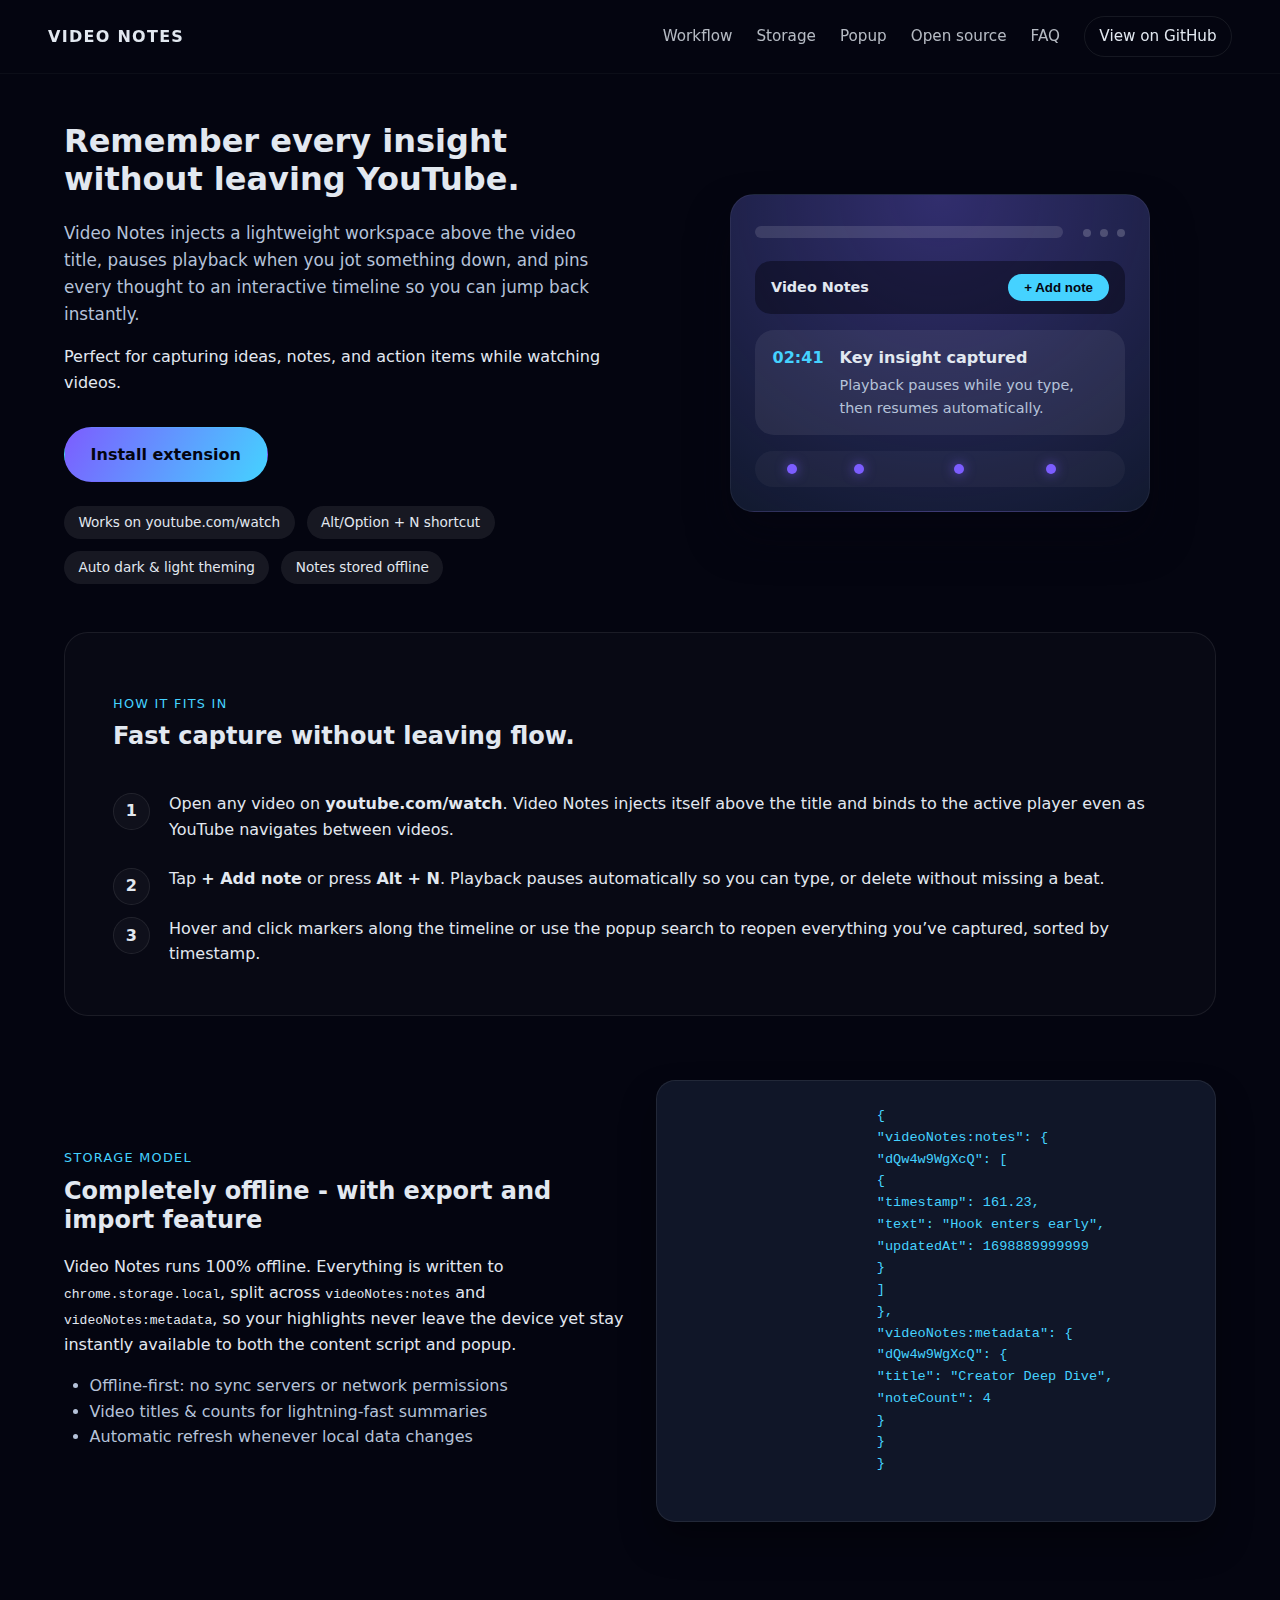
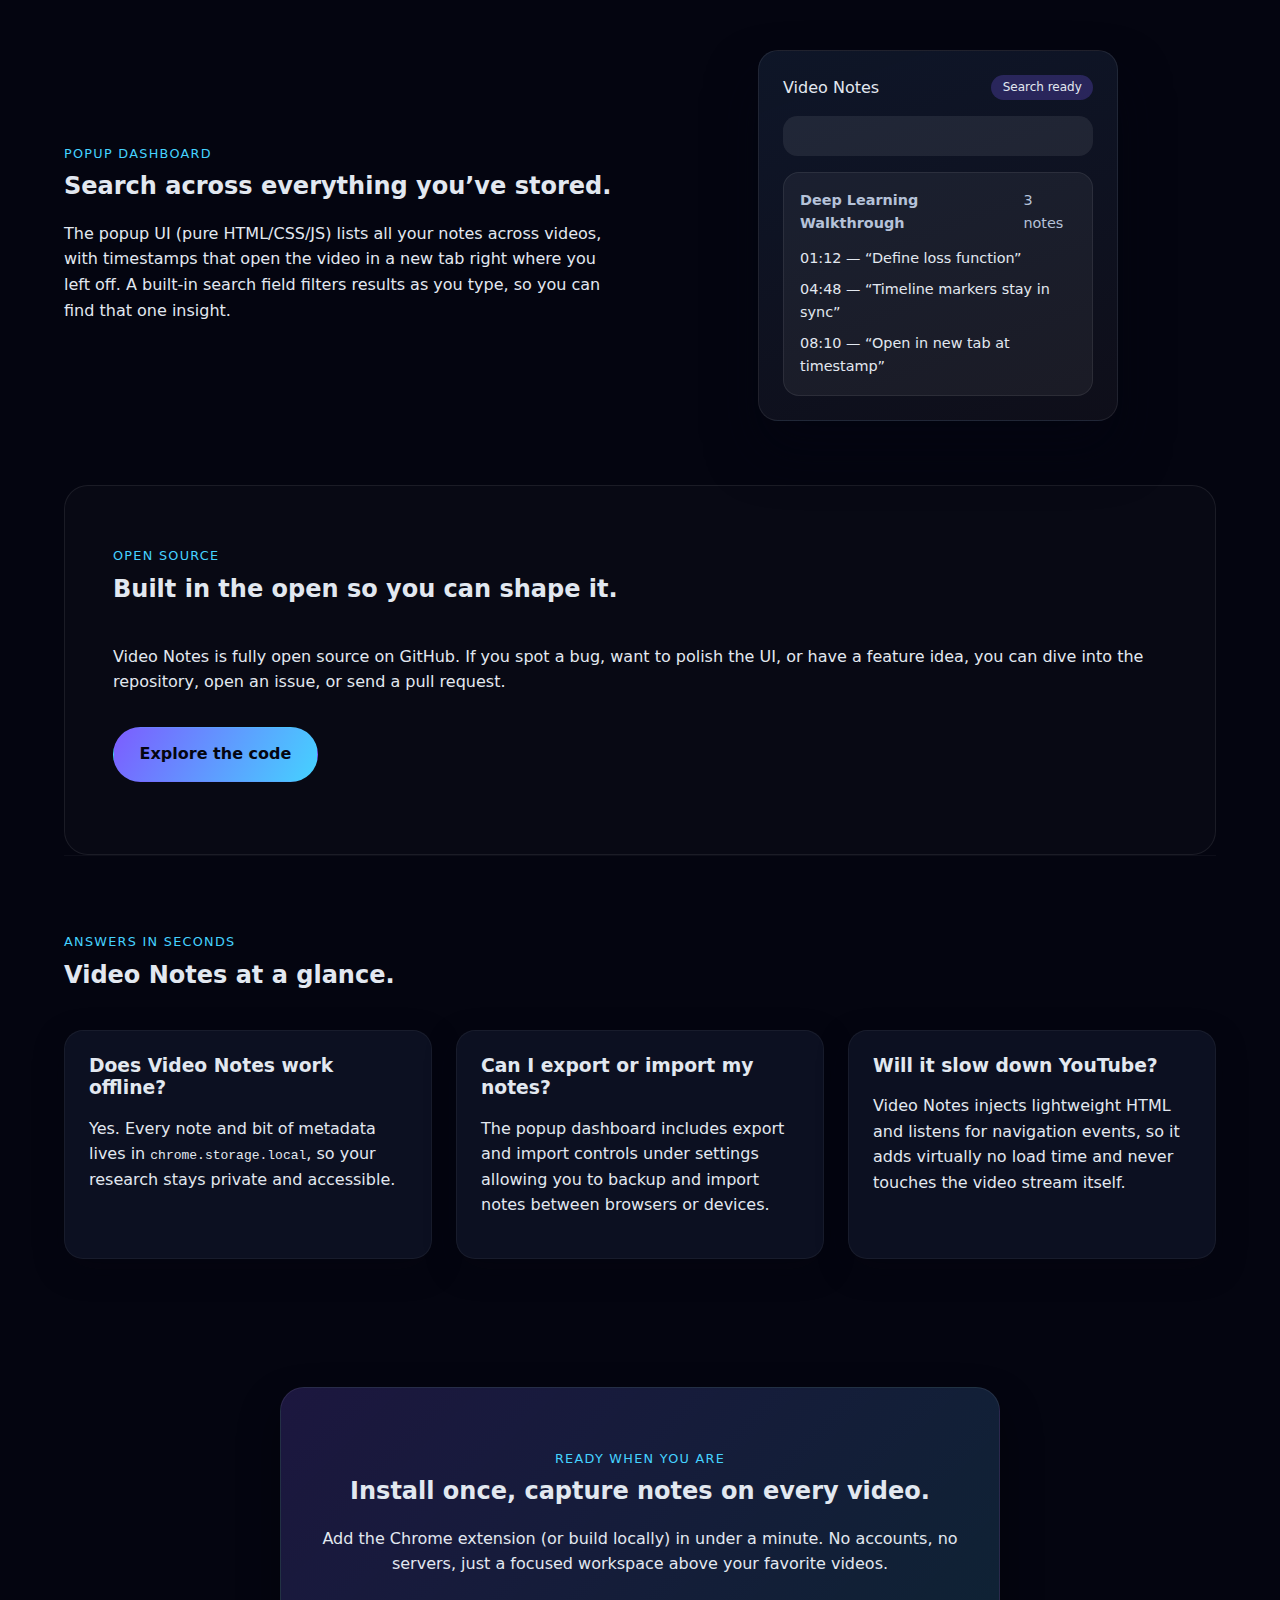
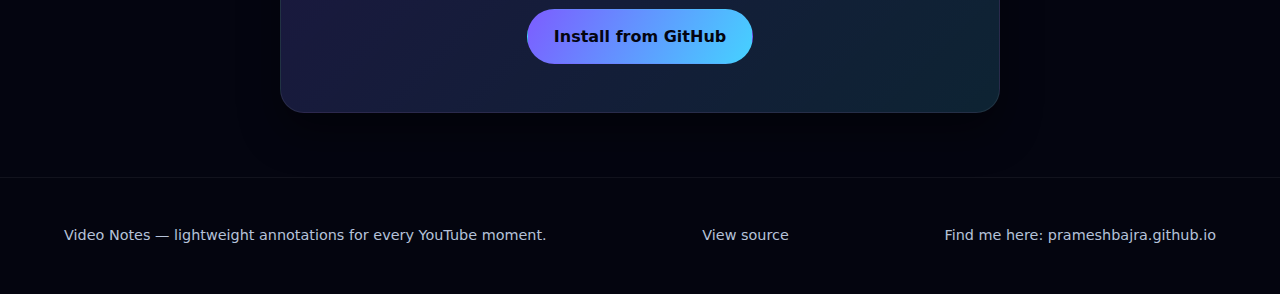
<file: landing/index.html>
<!DOCTYPE html>
<html lang="en">

    <head>
        <meta charset="UTF-8" />
        <meta name="viewport" content="width=device-width, initial-scale=1.0" />
        <title>Video Notes for YouTube</title>
        <meta name="description"
            content="Video Notes is a Chrome extension that captures timestamped ideas right on YouTube. Learn how the inline workspace, timeline, and popup dashboard keep every insight within reach." />
        <meta name="keywords" content="YouTube notes, timestamped notes, Chrome extension, productivity, inline workspace" />
        <meta name="author" content="Video Notes" />
        <meta name="robots" content="index, follow" />
        <link rel="canonical" href="https://prameshbajra.github.io/video-notes/landing/" />
        <meta property="og:title" content="Video Notes for YouTube" />
        <meta property="og:description"
            content="Capture timestamped ideas without leaving YouTube. Pause playback, jot notes inline, and reopen every insight from a searchable popup." />
        <meta property="og:type" content="website" />
        <meta property="og:url" content="https://prameshbajra.github.io/video-notes/landing/" />
        <meta property="og:site_name" content="Video Notes" />
        <meta property="og:locale" content="en_US" />
        <meta property="og:image" content="https://prameshbajra.github.io/video-notes/landing/social-preview.svg" />
        <meta property="og:image:width" content="1200" />
        <meta property="og:image:height" content="630" />
        <meta property="og:image:alt" content="Video Notes interface layered on top of YouTube" />
        <meta property="og:image:type" content="image/svg+xml" />
        <meta name="twitter:card" content="summary_large_image" />
        <meta name="twitter:title" content="Video Notes for YouTube" />
        <meta name="twitter:description" content="Take timestamped notes inside YouTube, organize everything offline, and search from a popup dashboard." />
        <meta name="twitter:image" content="https://prameshbajra.github.io/video-notes/landing/social-preview.svg" />
        <meta name="twitter:image:alt" content="Video Notes inline workspace preview over a mock YouTube player" />
        <meta name="theme-color" content="#040714" />
        <link rel="stylesheet" href="index.css" />
        <script type="application/ld+json">
      {
        "@context": "https://schema.org",
        "@type": "SoftwareApplication",
        "name": "Video Notes for YouTube",
        "operatingSystem": "Chrome, Edge, Brave",
        "applicationCategory": "ProductivityApplication",
        "description": "Video Notes injects an inline workspace on YouTube so you can capture timestamped thoughts, pause playback while typing, and revisit everything from a searchable popup.",
        "image": "https://prameshbajra.github.io/video-notes/landing/social-preview.svg",
        "url": "https://prameshbajra.github.io/video-notes/landing/",
        "creator": {
          "@type": "Organization",
          "name": "Video Notes"
        },
        "offers": {
          "@type": "Offer",
          "price": "0",
          "priceCurrency": "USD"
        }
      }
    </script>
    </head>

    <body>
        <div class="background-glow" aria-hidden="true"></div>
        <header class="hero" id="home">
            <nav class="site-nav" data-nav aria-label="Primary navigation">
                <a class="logo" href="#home">Video Notes</a>
                <button class="nav-toggle" type="button" aria-label="Toggle navigation" aria-expanded="false" data-nav-toggle>
                    <span></span>
                    <span></span>
                </button>
                <div class="nav-links" id="primary-nav">
                    <a href="#workflow">Workflow</a>
                    <a href="#storage">Storage</a>
                    <a href="#popup">Popup</a>
                    <a href="#open-source">Open source</a>
                    <a href="#faq">FAQ</a>
                    <a class="cta-link" href="https://github.com/prameshbajra/yt-notes" rel="noreferrer noopener">
                        View on GitHub
                    </a>
                </div>
            </nav>
            <div class="hero-inner container">
                <div class="hero-copy">
                    <h1>Remember every insight without leaving YouTube.</h1>
                    <p class="lead">
                        Video Notes injects a lightweight workspace above the video title,
                        pauses playback when you jot something down, and pins every thought
                        to an interactive timeline so you can jump back instantly.
                    </p>
                    <p>
                        Perfect for capturing ideas, notes, and action items while watching
                        videos.
                    </p>
                    <div class="hero-actions">
                        <a class="button primary" href="#download">Install extension</a>
                    </div>
                    <div class="hero-badges">
                        <span class="chip">Works on youtube.com/watch</span>
                        <span class="chip">Alt/Option + N shortcut</span>
                        <span class="chip">Auto dark & light theming</span>
                        <span class="chip">Notes stored offline </span>
                    </div>
                </div>
                <div class="hero-media" aria-hidden="true">
                    <div class="mock-player">
                        <div class="mock-header">
                            <div class="mock-title-bar"></div>
                            <div class="mock-controls">
                                <span></span>
                                <span></span>
                                <span></span>
                            </div>
                        </div>
                        <div class="mock-toolbar">
                            <div class="mock-logo">Video Notes</div>
                            <button class="mock-button">+ Add note</button>
                        </div>
                        <div class="mock-note">
                            <div class="mock-note-time">02:41</div>
                            <div>
                                <p class="mock-note-title">Key insight captured</p>
                                <p class="mock-note-text">
                                    Playback pauses while you type, then resumes automatically.
                                </p>
                            </div>
                        </div>
                        <div class="mock-track">
                            <span style="left: 10%"></span>
                            <span style="left: 28%"></span>
                            <span style="left: 55%"></span>
                            <span style="left: 80%"></span>
                        </div>
                    </div>
                </div>
            </div>
        </header>

        <main class="container">
            <section id="workflow" class="section highlight">
                <div class="section-heading">
                    <p class="eyebrow">How it fits in</p>
                    <h2>Fast capture without leaving flow.</h2>
                </div>
                <ol class="workflow-steps">
                    <li>
                        Open any video on <strong>youtube.com/watch</strong>. Video Notes
                        injects itself above the title and binds to the active player even
                        as YouTube navigates between videos.
                    </li>
                    <li>
                        Tap <strong>+ Add note</strong> or press <strong>Alt + N</strong>.
                        Playback pauses automatically so you can type, or delete
                        without missing a beat.
                    </li>
                    <li>
                        Hover and click markers along the timeline or use the popup search
                        to reopen everything you’ve captured, sorted by timestamp.
                    </li>
                </ol>
            </section>

            <section id="storage" class="section split">
                <div class="split-copy">
                    <p class="eyebrow">Storage model</p>
                    <h2>Completely offline - with export and import feature</h2>
                    <p>
                        Video Notes runs 100% offline. Everything is written to
                        <code>chrome.storage.local</code>, split across
                        <code>videoNotes:notes</code> and <code>videoNotes:metadata</code>,
                        so your highlights never leave the device yet stay instantly
                        available to both the content script and popup.
                    </p>
                    <ul class="checklist">
                        <li>Offline-first: no sync servers or network permissions</li>
                        <li>Video titles & counts for lightning-fast summaries</li>
                        <li>Automatic refresh whenever local data changes</li>
                    </ul>
                </div>
                <div class="split-panel" aria-hidden="true">
                    <pre class="code-block">
                        {
                        "videoNotes:notes": {
                        "dQw4w9WgXcQ": [
                        {
                        "timestamp": 161.23,
                        "text": "Hook enters early",
                        "updatedAt": 1698889999999
                        }
                        ]
                        },
                        "videoNotes:metadata": {
                        "dQw4w9WgXcQ": {
                        "title": "Creator Deep Dive",
                        "noteCount": 4
                        }
                        }
                        }
                    </pre>
                </div>
            </section>

            <section id="popup" class="section panel">
                <div class="panel-copy">
                    <p class="eyebrow">Popup dashboard</p>
                    <h2>Search across everything you’ve stored.</h2>
                    <p>
                        The popup UI (pure HTML/CSS/JS) lists all your notes across videos, with timestamps
                        that open the video in a new tab right where you left off. A built-in search
                        field filters results as you type, so you can find that one insight.
                    </p>
                </div>
                <div class="panel-visual" aria-hidden="true">
                    <div class="popup-mock">
                        <div class="popup-header">
                            <div>Video Notes</div>
                            <div class="popup-pill">Search ready</div>
                        </div>
                        <div class="popup-search"></div>
                        <div class="popup-card">
                            <div class="popup-title">
                                <strong>Deep Learning Walkthrough</strong>
                                <span>3 notes</span>
                            </div>
                            <ul>
                                <li>
                                    01:12 &mdash; “Define loss function”
                                </li>
                                <li>
                                    04:48 &mdash; “Timeline markers stay in sync”
                                </li>
                                <li>
                                    08:10 &mdash; “Open in new tab at timestamp”
                                </li>
                            </ul>
                        </div>
                    </div>
                </div>
            </section>

            <section id="open-source" class="section highlight">
                <div class="section-heading">
                    <p class="eyebrow">Open source</p>
                    <h2>Built in the open so you can shape it.</h2>
                </div>
                <p>
                    Video Notes is fully open source on GitHub. If you spot a bug, want to polish
                    the UI, or have a feature idea, you can dive into the repository, open an issue,
                    or send a pull request.
                </p>
                <div class="hero-actions">
                    <a class="button primary" href="https://github.com/prameshbajra/yt-notes" rel="noreferrer noopener">
                        Explore the code
                    </a>
                </div>
            </section>

            <section id="faq" class="section faq-section">
                <div class="section-heading">
                    <p class="eyebrow">Answers in seconds</p>
                    <h2>Video Notes at a glance.</h2>
                </div>
                <div class="faq-grid">
                    <article class="faq-item">
                        <h3>Does Video Notes work offline?</h3>
                        <p>
                            Yes. Every note and bit of metadata lives in
                            <code>chrome.storage.local</code>, so your research stays private
                            and accessible.
                        </p>
                    </article>
                    <article class="faq-item">
                        <h3>Can I export or import my notes?</h3>
                        <p>
                            The popup dashboard includes export and import controls under settings allowing you to backup and import notes between browsers or devices.
                        </p>
                    </article>
                    <article class="faq-item">
                        <h3>Will it slow down YouTube?</h3>
                        <p>
                            Video Notes injects lightweight HTML and listens for navigation
                            events, so it adds virtually no load time and never touches the
                            video stream itself.
                        </p>
                    </article>
                </div>
            </section>

            <section id="download" class="section cta-section">
                <div class="cta-card">
                    <p class="eyebrow">Ready when you are</p>
                    <h2>Install once, capture notes on every video.</h2>
                    <p>
                        Add the Chrome extension (or build locally) in under a minute. No
                        accounts, no servers, just a focused workspace above your favorite
                        videos.
                    </p>
                    <div class="cta-actions">
                        <a class="button primary" href="https://github.com/prameshbajra/yt-notes#install" rel="noreferrer noopener">
                            Install from GitHub
                        </a>
                    </div>
                </div>
            </section>
        </main>

        <footer class="site-footer">
            <div class="container footer-content">
                <p>Video Notes &mdash; lightweight annotations for every YouTube moment.</p>
                <a href="https://github.com/prameshbajra/yt-notes" rel="noreferrer noopener">
                    View source
                </a>
                <a href="https://prameshbajra.github.io" rel="noreferrer noopener">
                    Find me here: prameshbajra.github.io
                </a>
            </div>
        </footer>
        <script type="application/ld+json">
      {
        "@context": "https://schema.org",
        "@type": "FAQPage",
        "mainEntity": [
          {
            "@type": "Question",
            "name": "Does Video Notes work offline?",
            "acceptedAnswer": {
              "@type": "Answer",
              "text": "Yes. Video Notes stores every timestamped idea in chrome.storage.local so your research stays private and accessible even when YouTube is offline."
            }
          },
          {
            "@type": "Question",
            "name": "Can I export or import my notes?",
            "acceptedAnswer": {
              "@type": "Answer",
              "text": "The popup dashboard includes export and import controls under settings allowing you to backup and import notes between browsers or devices."
            }
          },
          {
            "@type": "Question",
            "name": "Will Video Notes slow down YouTube?",
            "acceptedAnswer": {
              "@type": "Answer",
              "text": "Video Notes injects lightweight HTML and listens for navigation events, so it adds virtually no load time and never touches the video stream itself."
            }
          }
        ]
      }
    </script>
        <script src="index.js" type="module"></script>
    </body>

</html>
</file>
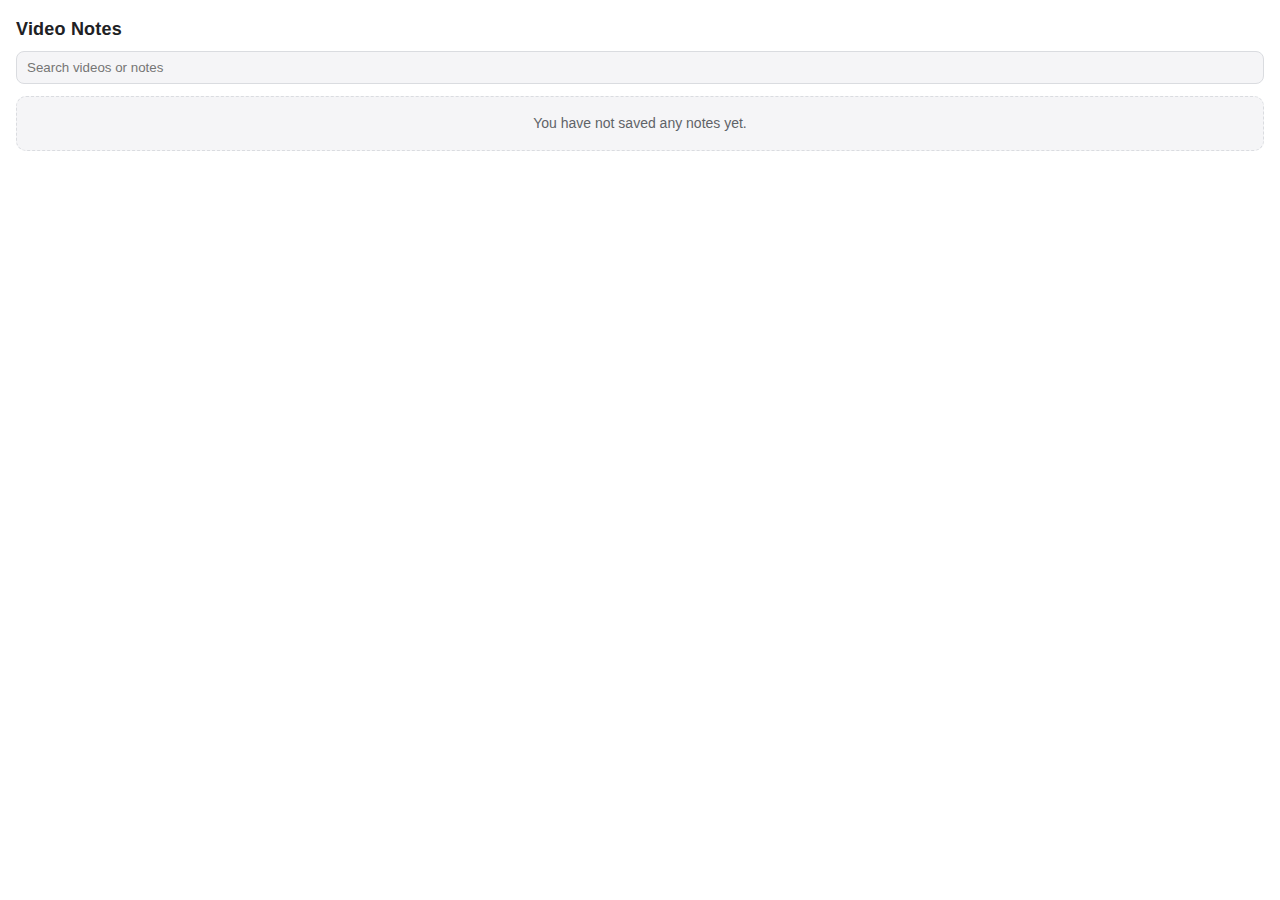
<file: popup/popup.html>
<!DOCTYPE html>
<html lang="en">
    <head>
        <meta charset="utf-8" />
        <meta name="viewport" content="width=device-width, initial-scale=1.0" />
        <title>Video Notes</title>
        <style>
            :root {
                color-scheme: light dark;
                --background: #ffffff;
                --surface: #f5f5f7;
                --foreground: #202124;
                --muted: #5f6368;
                --divider: #dadce0;
                --accent: #2563eb;
                --accent-muted: rgba(37, 99, 235, 0.14);
                --shadow: 0 6px 24px rgba(0, 0, 0, 0.08);
            }

            @media (prefers-color-scheme: dark) {
                :root {
                    --background: #121212;
                    --surface: #1f1f1f;
                    --foreground: #f1f3f4;
                    --muted: #9aa0a6;
                    --divider: rgba(241, 243, 244, 0.12);
                    --accent: #60a5fa;
                    --accent-muted: rgba(96, 165, 250, 0.14);
                    --shadow: 0 6px 24px rgba(0, 0, 0, 0.32);
                }
            }

            * {
                box-sizing: border-box;
            }

            body {
                margin: 0;
                font-family: -apple-system, BlinkMacSystemFont, 'Segoe UI', sans-serif;
                font-size: 14px;
                line-height: 1.5;
                color: var(--foreground);
                background-color: var(--background);
                min-width: 320px;
                min-height: 240px;
            }

            .app {
                display: flex;
                flex-direction: column;
                height: 100%;
                padding: 16px;
                gap: 12px;
            }

            .header {
                display: flex;
                flex-direction: column;
                gap: 8px;
            }

            .header__title {
                margin: 0;
                font-size: 18px;
                font-weight: 600;
                letter-spacing: 0.2px;
            }

            .header__search {
                width: 100%;
                padding: 8px 10px;
                border-radius: 8px;
                border: 1px solid var(--divider);
                background-color: var(--surface);
                color: inherit;
                transition: border-color 120ms ease, box-shadow 120ms ease;
            }

            .header__search:focus {
                outline: none;
                border-color: var(--accent);
                box-shadow: 0 0 0 2px var(--accent-muted);
            }

            .empty-state {
                padding: 16px;
                border-radius: 10px;
                background-color: var(--surface);
                color: var(--muted);
                text-align: center;
                border: 1px dashed var(--divider);
            }

            .video-list {
                list-style: none;
                margin: 0;
                padding: 0;
                display: flex;
                flex-direction: column;
                gap: 8px;
            }

            .video-item {
                border-radius: 12px;
                background-color: var(--surface);
                box-shadow: var(--shadow);
                overflow: hidden;
            }

            .video-item--expanded .video-header__chevron {
                transform: rotate(180deg);
            }

            .video-header {
                width: 100%;
                border: none;
                background: transparent;
                display: flex;
                align-items: center;
                justify-content: space-between;
                gap: 12px;
                padding: 12px 14px;
                cursor: pointer;
                font: inherit;
                color: inherit;
            }

            .video-header--static {
                cursor: default;
            }

            .video-header__title {
                flex: 1;
                text-align: left;
                font-weight: 600;
                overflow: hidden;
                text-overflow: ellipsis;
                white-space: nowrap;
            }

            .video-header__count {
                font-size: 12px;
                color: var(--muted);
            }

            .video-header__chevron {
                display: inline-flex;
                width: 16px;
                height: 16px;
                border-radius: 999px;
                align-items: center;
                justify-content: center;
                transition: transform 160ms ease;
            }

            .video-header__chevron::before {
                content: '';
                display: inline-block;
                width: 0;
                height: 0;
                border-left: 5px solid transparent;
                border-right: 5px solid transparent;
                border-top: 6px solid var(--muted);
            }

            .notes-list {
                list-style: none;
                margin: 0;
                padding: 0 0 12px;
                display: none;
            }

            .video-item--expanded .notes-list {
                display: flex;
                flex-direction: column;
                gap: 6px;
            }

            .note-item {
                padding: 0 12px;
            }

            .note-button {
                width: 100%;
                border: 1px solid rgba(0, 0, 0, 0.08);
                border-radius: 10px;
                padding: 10px 12px;
                display: flex;
                gap: 10px;
                align-items: center;
                text-align: left;
                font: inherit;
                background-color: rgba(0, 0, 0, 0.02);
                color: inherit;
                cursor: pointer;
                transition: border-color 120ms ease, background-color 120ms ease;
            }

            .note-button:hover,
            .note-button:focus {
                outline: none;
                border-color: var(--accent);
                background-color: var(--accent-muted);
            }

            .note-button__timestamp {
                min-width: 52px;
                font-variant-numeric: tabular-nums;
                font-weight: 600;
                color: var(--accent);
            }

            .note-button__text {
                flex: 1;
                overflow: hidden;
                text-overflow: ellipsis;
                display: -webkit-box;
                -webkit-line-clamp: 2;
                -webkit-box-orient: vertical;
            }

            @media (prefers-color-scheme: dark) {
                .note-button {
                    border-color: rgba(241, 243, 244, 0.08);
                    background-color: rgba(255, 255, 255, 0.02);
                }

                .note-button:hover,
                .note-button:focus {
                    border-color: var(--accent);
                    background-color: rgba(96, 165, 250, 0.1);
                }
            }
        </style>
    </head>
    <body>
        <div class="app">
            <header class="header">
                <h1 class="header__title">Video Notes</h1>
                <input
                    id="search-input"
                    class="header__search"
                    type="search"
                    placeholder="Search videos or notes"
                    autocomplete="off"
                />
            </header>
            <div id="empty-state" class="empty-state" hidden></div>
            <ul id="video-list" class="video-list"></ul>
        </div>
        <script type="module" src="popup.js"></script>
    </body>
</html>
</file>
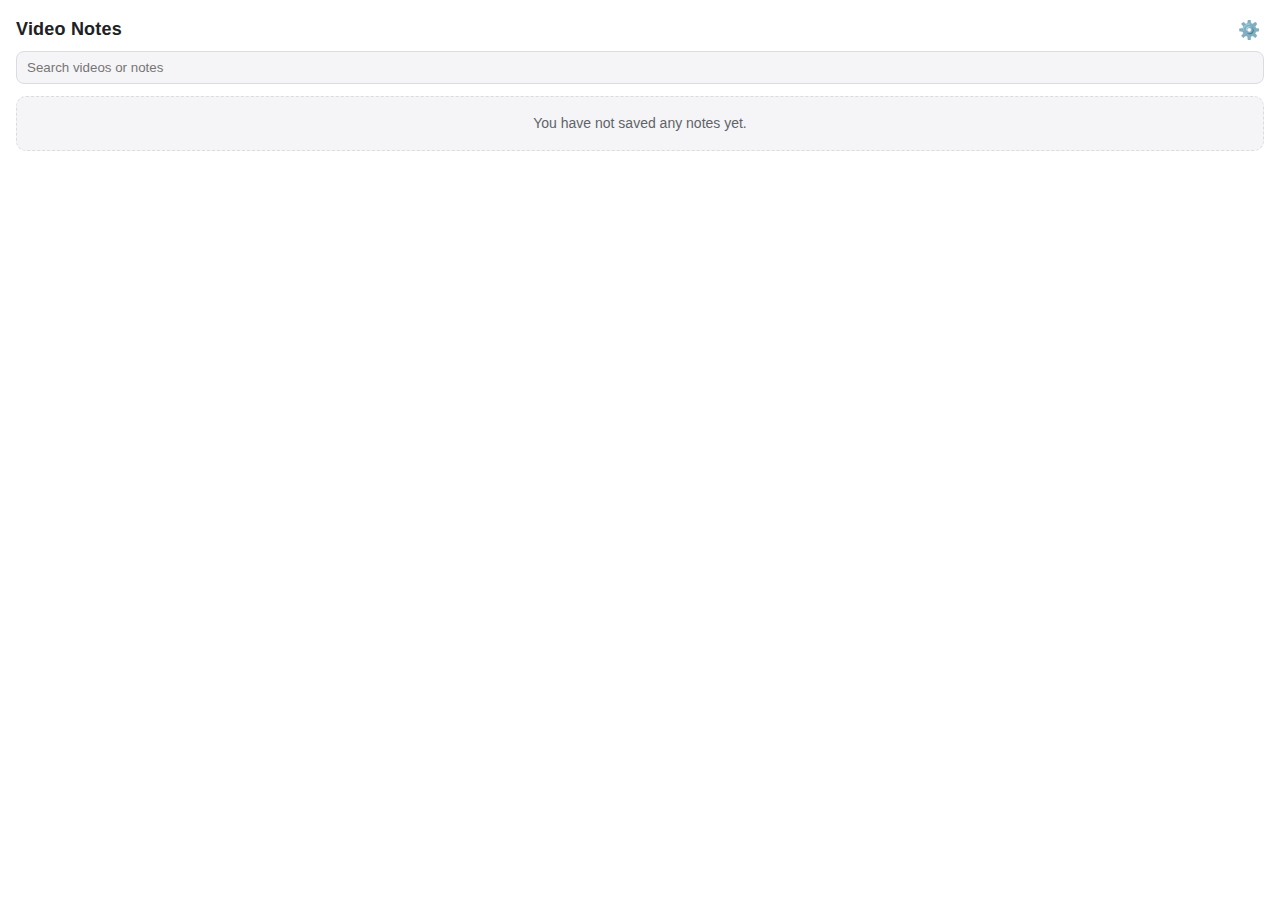
<file: extension/popup/popup.html>
<!DOCTYPE html>
<html lang="en">

    <head>
        <meta charset="utf-8" />
        <meta name="viewport" content="width=device-width, initial-scale=1.0" />
        <title>Video Notes</title>
        <link rel="stylesheet" href="popup.css" />
    </head>

    <body>
        <div class="app">
            <header class="header">
                <div class="header__row">
                    <h1 class="header__title">Video Notes</h1>
                    <button id="settings-button" class="icon-button" type="button" aria-label="Open settings">
                        <span aria-hidden="true">⚙️</span>
                    </button>
                </div>
                <input id="search-input" class="header__search" type="search" placeholder="Search videos or notes" autocomplete="off" />
            </header>
            <div id="notes-view" class="view view--active">
                <div id="empty-state" class="empty-state" hidden></div>
                <ul id="video-list" class="video-list"></ul>
            </div>
            <div id="settings-view" class="view">
                <button id="back-button" class="back-button" type="button">← Back</button>
                <div class="settings-content">
                    <h2 class="settings-content__title">Data backup</h2>
                    <p class="settings-content__description">
                        Export your saved notes as a JSON file or import a previous backup.
                    </p>
                    <div class="settings-actions">
                        <button id="export-button" class="settings-button" type="button">Export notes</button>
                        <button id="import-button" class="settings-button settings-button--secondary" type="button">
                            Import notes
                        </button>
                        <input id="import-input" type="file" accept="application/json" hidden />
                    </div>
                    <p id="settings-message" class="settings-message" role="status" aria-live="polite"></p>
                </div>
            </div>
        </div>
        <script type="module" src="popup.js"></script>
    </body>

</html>
</file>
<file: landing/index.css>
:root {
  color-scheme: dark;
  --page-bg: #040510;
  --surface: rgba(11, 18, 36, 0.9);
  --card: #11192f;
  --card-alt: #101628;
  --text: #e2e8f0;
  --text-muted: #b5c2d9;
  --primary: #7c5dff;
  --primary-accent: #b497ff;
  --accent: #45d2ff;
  --chip-bg: rgba(255, 255, 255, 0.08);
  --border: rgba(255, 255, 255, 0.08);
  --gradient: radial-gradient(circle at top, rgba(124, 93, 255, 0.4), transparent),
    radial-gradient(circle at 20% 20%, rgba(69, 210, 255, 0.3), transparent);
  font-family: "Inter", "SF Pro Display", "Segoe UI", system-ui, -apple-system,
    sans-serif;
}

html {
  scroll-behavior: smooth;
  background-color: var(--page-bg);
}

*,
*::before,
*::after {
  box-sizing: border-box;
}

body {
  margin: 0;
  min-height: 100vh;
  font-family: inherit;
  background-color: var(--page-bg);
  color: var(--text);
  line-height: 1.6;
  overflow-x: hidden;
}

img {
  max-width: 100%;
  display: block;
}

a {
  color: inherit;
  text-decoration: none;
}

.container {
  width: min(1200px, 90vw);
  margin: 0 auto;
}

.background-glow {
  position: fixed;
  inset: 0;
  background-image: var(--gradient);
  pointer-events: none;
  z-index: -2;
}

.hero {
  padding: 0;
  position: relative;
  overflow: hidden;
}

.site-nav {
  display: flex;
  align-items: center;
  justify-content: space-between;
  gap: 1rem;
  padding: 1rem clamp(1rem, 6vw, 3rem);
  position: sticky;
  top: 0;
  z-index: 10;
  backdrop-filter: blur(16px);
  background-color: rgba(4, 5, 16, 0.75);
  border-bottom: 1px solid rgba(255, 255, 255, 0.04);
  transition: background-color 0.3s ease;
}

.site-nav.is-scrolled {
  background-color: rgba(4, 5, 16, 0.92);
}

.logo {
  font-weight: 700;
  letter-spacing: 0.08em;
  text-transform: uppercase;
}

.nav-links {
  display: flex;
  align-items: center;
  gap: 1.5rem;
  font-size: 0.95rem;
}

.nav-links a {
  opacity: 0.8;
  transition: opacity 0.2s ease;
}

.nav-links a:hover,
.nav-links a:focus {
  opacity: 1;
}

.nav-links .cta-link {
  padding: 0.45rem 0.9rem;
  border-radius: 999px;
  border: 1px solid var(--border);
  opacity: 1;
}

.nav-toggle {
  display: none;
  flex-direction: column;
  gap: 0.35rem;
  border: none;
  background: transparent;
  cursor: pointer;
}

.nav-toggle span {
  width: 1.75rem;
  height: 2px;
  background-color: var(--text);
  display: block;
  transition: transform 0.2s ease;
}

.hero-inner {
  display: grid;
  grid-template-columns: repeat(auto-fit, minmax(280px, 1fr));
  gap: 3rem;
  padding: 3rem 0;
}

.hero-copy .lead {
  color: var(--text-muted);
  font-size: 1.05rem;
}

.eyebrow {
  text-transform: uppercase;
  letter-spacing: 0.1em;
  font-size: 0.8rem;
  color: var(--accent);
  margin-bottom: 0.5rem;
}

h1,
h2,
h3 {
  line-height: 1.2;
  margin-top: 0;
}

.hero-actions {
  display: flex;
  flex-wrap: wrap;
  gap: 1rem;
  margin: 2rem 0 1.5rem;
}

.button {
  display: inline-flex;
  align-items: center;
  justify-content: center;
  padding: 0.85rem 1.6rem;
  border-radius: 999px;
  font-weight: 600;
  border: 1px solid transparent;
  transition: transform 0.2s ease, border-color 0.2s ease;
}

.button.primary {
  background: linear-gradient(120deg, var(--primary), var(--accent));
  color: #040510;
}

.button.secondary {
  border-color: var(--border);
}

.button:hover {
  transform: translateY(-2px);
}

.hero-badges {
  display: flex;
  flex-wrap: wrap;
  gap: 0.75rem;
}

.chip {
  padding: 0.35rem 0.9rem;
  border-radius: 999px;
  background-color: var(--chip-bg);
  font-size: 0.85rem;
}

.hero-media {
  display: flex;
  align-items: center;
  justify-content: center;
}

.mock-player {
  width: min(420px, 90vw);
  border-radius: 1.5rem;
  background: radial-gradient(circle at top, rgba(124, 93, 255, 0.3), transparent) var(--card);
  border: 1px solid rgba(255, 255, 255, 0.06);
  padding: 1.5rem;
  display: flex;
  flex-direction: column;
  gap: 1rem;
  box-shadow: 0 25px 40px rgba(5, 5, 16, 0.6);
}

.mock-header {
  display: flex;
  align-items: center;
  justify-content: space-between;
  gap: 1rem;
}

.mock-title-bar {
  height: 12px;
  flex: 1;
  background: rgba(255, 255, 255, 0.12);
  border-radius: 999px;
}

.mock-controls span {
  display: inline-flex;
  width: 8px;
  height: 8px;
  border-radius: 50%;
  margin-left: 4px;
  background: rgba(255, 255, 255, 0.2);
}

.mock-toolbar {
  display: flex;
  justify-content: space-between;
  align-items: center;
  background: rgba(5, 5, 16, 0.45);
  padding: 0.8rem 1rem;
  border-radius: 1rem;
}

.mock-logo {
  font-weight: 600;
  font-size: 0.9rem;
}

.mock-button {
  border: none;
  border-radius: 999px;
  background-color: var(--accent);
  color: #040510;
  font-weight: 600;
  padding: 0.4rem 1rem;
}

.mock-note {
  background: rgba(255, 255, 255, 0.07);
  border-radius: 1.2rem;
  padding: 0.9rem 1.1rem;
  display: flex;
  gap: 1rem;
}

.mock-note-time {
  font-weight: 700;
  color: var(--accent);
}

.mock-note-title {
  margin: 0 0 0.25rem;
  font-weight: 600;
}

.mock-note-text {
  margin: 0;
  color: var(--text-muted);
  font-size: 0.9rem;
}

.mock-track {
  position: relative;
  height: 36px;
  border-radius: 999px;
  background: rgba(255, 255, 255, 0.04);
}

.mock-track span {
  position: absolute;
  top: 50%;
  width: 10px;
  height: 10px;
  border-radius: 50%;
  transform: translate(-50%, -50%);
  background: var(--primary);
  box-shadow: 0 0 12px rgba(124, 93, 255, 0.7);
}

.section {
  padding: 4rem 0;
}

.section-heading {
  max-width: 720px;
  margin-bottom: 2.5rem;
}

.section.highlight {
  background: rgba(255, 255, 255, 0.02);
  border-radius: 1.5rem;
  border: 1px solid var(--border);
  padding: 3rem;
}

.faq-section {
  border-top: 1px solid rgba(255, 255, 255, 0.04);
}

.faq-grid {
  display: grid;
  grid-template-columns: repeat(auto-fit, minmax(240px, 1fr));
  gap: 1.5rem;
}

.faq-item {
  padding: 1.5rem;
  border-radius: 1.2rem;
  background: rgba(14, 19, 37, 0.85);
  border: 1px solid rgba(255, 255, 255, 0.05);
  box-shadow: 0 10px 30px rgba(4, 5, 16, 0.4);
}

.faq-item h3 {
  margin-bottom: 0.5rem;
}

.workflow-steps {
  counter-reset: steps;
  list-style: none;
  padding: 0;
  margin: 0;
  display: grid;
  gap: 1.5rem;
}

.workflow-steps li {
  counter-increment: steps;
  padding-left: 3.5rem;
  position: relative;
}

.workflow-steps li::before {
  content: counter(steps);
  position: absolute;
  left: 0;
  top: 0.1rem;
  width: 2.3rem;
  height: 2.3rem;
  border-radius: 50%;
  border: 1px solid var(--border);
  display: inline-flex;
  align-items: center;
  justify-content: center;
  background: rgba(255, 255, 255, 0.03);
  font-weight: 600;
}

.section.split {
  display: grid;
  grid-template-columns: repeat(auto-fit, minmax(280px, 1fr));
  gap: 2rem;
  align-items: center;
}

.split-panel {
  background: var(--card-alt);
  border-radius: 1.2rem;
  border: 1px solid var(--border);
  padding: 1.5rem;
  box-shadow: 0 20px 35px rgba(0, 0, 0, 0.35);
}

.code-block {
  margin: 0;
  font-family: "SFMono-Regular", Consolas, "Liberation Mono", monospace;
  font-size: 0.85rem;
  color: var(--accent);
  overflow-x: auto;
}

.checklist {
  padding-left: 1.6rem;
  color: var(--text-muted);
}

.panel {
  display: grid;
  grid-template-columns: repeat(auto-fit, minmax(280px, 1fr));
  gap: 2.5rem;
  align-items: center;
}

.panel-visual {
  display: flex;
  justify-content: center;
}

.popup-mock {
  width: min(360px, 90vw);
  border-radius: 1.25rem;
  padding: 1.5rem;
  background: linear-gradient(160deg, rgba(15, 23, 42, 0.95), rgba(16, 16, 27, 0.9));
  border: 1px solid var(--border);
  box-shadow: 0 30px 50px rgba(4, 5, 16, 0.6);
}

.popup-header {
  display: flex;
  justify-content: space-between;
  align-items: center;
  margin-bottom: 1rem;
}

.popup-pill {
  padding: 0.2rem 0.7rem;
  border-radius: 999px;
  background: rgba(124, 93, 255, 0.25);
  font-size: 0.75rem;
}

.popup-search {
  height: 40px;
  border-radius: 0.9rem;
  background: rgba(255, 255, 255, 0.08);
  margin-bottom: 1rem;
}

.popup-card {
  background: rgba(255, 255, 255, 0.05);
  border-radius: 1rem;
  padding: 1rem;
  border: 1px solid rgba(255, 255, 255, 0.08);
}

.popup-title {
  display: flex;
  justify-content: space-between;
  font-size: 0.9rem;
  margin-bottom: 0.75rem;
  color: var(--text-muted);
}

.popup-card ul {
  list-style: none;
  padding: 0;
  margin: 0;
  display: grid;
  gap: 0.5rem;
  font-size: 0.9rem;
}

.cta-section {
  display: flex;
  justify-content: center;
}

.cta-card {
  width: min(720px, 100%);
  text-align: center;
  background: linear-gradient(135deg, rgba(124, 93, 255, 0.2), rgba(69, 210, 255, 0.15));
  border-radius: 1.5rem;
  padding: 3rem 2rem;
  border: 1px solid rgba(255, 255, 255, 0.08);
  box-shadow: 0 20px 40px rgba(0, 0, 0, 0.4);
}

.cta-actions {
  margin-top: 2rem;
  display: flex;
  flex-wrap: wrap;
  justify-content: center;
  gap: 1rem;
}

.site-footer {
  padding: 2rem 0;
  border-top: 1px solid rgba(255, 255, 255, 0.06);
  background: rgba(4, 5, 16, 0.9);
}

.footer-content {
  display: flex;
  justify-content: space-between;
  align-items: center;
  flex-wrap: wrap;
  gap: 1rem;
  font-size: 0.9rem;
  color: var(--text-muted);
}

@media (max-width: 900px) {
  .site-nav {
    flex-wrap: wrap;
  }

  .nav-toggle {
    display: flex;
  }

  .nav-links {
    width: 100%;
    flex-direction: column;
    align-items: flex-start;
    display: none;
    padding-top: 0.5rem;
  }

  .site-nav[data-open="true"] .nav-links {
    display: flex;
  }
}

@media (max-width: 640px) {
  .section {
    padding: 3rem 0;
  }

  .section.highlight {
    padding: 2rem;
  }

  .workflow-steps li {
    padding-left: 3rem;
  }

  .hero-actions {
    flex-direction: column;
  }

  .install-actions {
    flex-direction: column;
  }
}

@media (prefers-reduced-motion: reduce) {
  *,
  *::before,
  *::after {
    animation-duration: 0.01ms !important;
    animation-iteration-count: 1 !important;
    transition-duration: 0.01ms !important;
    scroll-behavior: auto !important;
  }
}
</file>
<file: extension/popup/popup.css>
:root {
    color-scheme: light dark;
    --background: #ffffff;
    --surface: #f5f5f7;
    --foreground: #202124;
    --muted: #5f6368;
    --divider: #dadce0;
    --accent: #2563eb;
    --accent-muted: rgba(37, 99, 235, 0.14);
    --danger: #c43a3a;
    --danger-muted: rgba(196, 58, 58, 0.12);
    --danger-border: rgba(196, 58, 58, 0.32);
    --shadow: 0 6px 24px rgba(0, 0, 0, 0.08);
}

@media (prefers-color-scheme: dark) {
    :root {
        --background: #121212;
        --surface: #1f1f1f;
        --foreground: #f1f3f4;
        --muted: #9aa0a6;
        --divider: rgba(241, 243, 244, 0.12);
        --accent: #60a5fa;
        --accent-muted: rgba(96, 165, 250, 0.14);
        --danger: #f87171;
        --danger-muted: rgba(248, 113, 113, 0.18);
        --danger-border: rgba(248, 113, 113, 0.45);
        --shadow: 0 6px 24px rgba(0, 0, 0, 0.32);
    }
}

* {
    box-sizing: border-box;
}

body {
    margin: 0;
    font-family: -apple-system, BlinkMacSystemFont, 'Segoe UI', sans-serif;
    font-size: 14px;
    line-height: 1.5;
    color: var(--foreground);
    background-color: var(--background);
    min-width: 520px;
    min-height: 340px;
}

.app {
    display: flex;
    flex-direction: column;
    height: 100%;
    padding: 16px;
    gap: 12px;
}

.header {
    display: flex;
    flex-direction: column;
    gap: 8px;
}

.header__row {
    display: flex;
    align-items: center;
    justify-content: space-between;
    gap: 8px;
}

.header__title {
    margin: 0;
    font-size: 18px;
    font-weight: 600;
    letter-spacing: 0.2px;
}

.icon-button {
    border: none;
    background: transparent;
    color: inherit;
    font-size: 18px;
    cursor: pointer;
    padding: 4px;
    border-radius: 999px;
    line-height: 1;
    transition: background-color 120ms ease;
}

.icon-button:hover,
.icon-button:focus {
    outline: none;
    background-color: var(--accent-muted);
}

.header__search {
    width: 100%;
    padding: 8px 10px;
    border-radius: 8px;
    border: 1px solid var(--divider);
    background-color: var(--surface);
    color: inherit;
    transition: border-color 120ms ease, box-shadow 120ms ease;
}

.header__search:focus {
    outline: none;
    border-color: var(--accent);
    box-shadow: 0 0 0 2px var(--accent-muted);
}

.view {
    display: none;
    flex-direction: column;
    gap: 12px;
}

.view--active {
    display: flex;
}

.empty-state {
    padding: 16px;
    border-radius: 10px;
    background-color: var(--surface);
    color: var(--muted);
    text-align: center;
    border: 1px dashed var(--divider);
}

.video-list {
    list-style: none;
    margin: 0;
    padding: 0;
    display: flex;
    flex-direction: column;
    gap: 8px;
}

.back-button {
    align-self: flex-start;
    border: none;
    background-color: transparent;
    color: var(--accent);
    font-weight: 600;
    cursor: pointer;
    padding: 4px 0;
}

.back-button:hover,
.back-button:focus {
    outline: none;
    text-decoration: underline;
}

.settings-content {
    padding: 16px;
    border-radius: 10px;
    background-color: var(--surface);
    border: 1px solid var(--divider);
}

.settings-content__title {
    margin: 0 0 4px;
    font-size: 16px;
}

.settings-content__description {
    margin: 0 0 12px;
    color: var(--muted);
}

.settings-actions {
    display: flex;
    flex-wrap: wrap;
    gap: 8px;
}

.settings-button {
    border: none;
    border-radius: 8px;
    padding: 8px 12px;
    font: inherit;
    font-weight: 600;
    cursor: pointer;
    color: #ffffff;
    background-color: var(--accent);
    transition: opacity 120ms ease;
}

.settings-button:hover,
.settings-button:focus {
    outline: none;
    opacity: 0.9;
}

.settings-button--secondary {
    background-color: transparent;
    color: var(--accent);
    border: 1px solid var(--accent);
}

.settings-message {
    min-height: 1em;
    margin: 0;
    color: var(--muted);
}

.settings-message--success {
    color: #15803d;
}

.settings-message--error {
    color: #b91c1c;
}

.video-item {
    border-radius: 12px;
    background-color: var(--surface);
    box-shadow: var(--shadow);
    overflow: hidden;
}

.video-item--expanded .video-header__chevron {
    transform: rotate(180deg);
}

.video-header-row {
    display: flex;
    align-items: center;
    gap: 10px;
    padding: 2px 8px 0;
}

.video-header {
    flex: 1;
    min-width: 0;
    border: none;
    background: transparent;
    display: flex;
    align-items: center;
    justify-content: space-between;
    gap: 12px;
    padding: 12px 14px;
    cursor: pointer;
    font: inherit;
    color: inherit;
}

.video-header--static {
    cursor: default;
}

.video-header__title {
    flex: 1;
    text-align: left;
    font-weight: 600;
    overflow: hidden;
    text-overflow: ellipsis;
    white-space: nowrap;
}

.video-header__count {
    font-size: 12px;
    color: var(--muted);
}

.video-header__chevron {
    display: inline-flex;
    width: 16px;
    height: 16px;
    border-radius: 999px;
    align-items: center;
    justify-content: center;
    transition: transform 160ms ease;
}

.video-header__chevron::before {
    content: '';
    display: inline-block;
    width: 0;
    height: 0;
    border-left: 5px solid transparent;
    border-right: 5px solid transparent;
    border-top: 6px solid var(--muted);
}

.notes-list {
    list-style: none;
    margin: 0;
    padding: 0 6px 12px;
    display: none;
}

.video-item--expanded .notes-list {
    display: flex;
    flex-direction: column;
    gap: 6px;
}

.note-item {
    display: flex;
    align-items: center;
    gap: 8px;
}

.note-button {
    flex: 1;
    min-width: 0;
    border: 1px solid rgba(0, 0, 0, 0.08);
    border-radius: 10px;
    padding: 10px 12px;
    display: flex;
    gap: 10px;
    align-items: center;
    text-align: left;
    font: inherit;
    background-color: rgba(0, 0, 0, 0.02);
    color: inherit;
    cursor: pointer;
    transition: border-color 120ms ease, background-color 120ms ease;
}

.note-button:hover,
.note-button:focus {
    outline: none;
    border-color: var(--accent);
    background-color: var(--accent-muted);
}

.note-button__timestamp {
    min-width: 52px;
    font-variant-numeric: tabular-nums;
    font-weight: 600;
    color: var(--accent);
}

.note-button__text {
    flex: 1;
    overflow: hidden;
    text-overflow: ellipsis;
    display: -webkit-box;
    -webkit-line-clamp: 2;
    -webkit-box-orient: vertical;
}

.settings-row {
    display: flex;
    align-items: center;
    justify-content: space-between;
    gap: 12px;
}

.settings-label {
    display: flex;
    flex-direction: column;
    gap: 2px;
}

.settings-label__title {
    font-size: 14px;
    font-weight: 500;
}

.settings-label__description {
    font-size: 12px;
    color: var(--muted);
}

.toggle-switch {
    position: relative;
    display: inline-block;
    width: 44px;
    height: 24px;
    flex-shrink: 0;
}

.toggle-switch input {
    opacity: 0;
    width: 0;
    height: 0;
}

.toggle-switch__slider {
    position: absolute;
    cursor: pointer;
    top: 0;
    left: 0;
    right: 0;
    bottom: 0;
    background-color: var(--divider);
    transition: 0.2s;
    border-radius: 24px;
}

.toggle-switch__slider:before {
    position: absolute;
    content: "";
    height: 18px;
    width: 18px;
    left: 3px;
    bottom: 3px;
    background-color: white;
    transition: 0.2s;
    border-radius: 50%;
    box-shadow: 0 2px 4px rgba(0, 0, 0, 0.1);
}

.toggle-switch input:checked + .toggle-switch__slider {
    background-color: var(--accent);
}

.toggle-switch input:focus + .toggle-switch__slider {
    box-shadow: 0 0 1px var(--accent);
}

.toggle-switch input:checked + .toggle-switch__slider:before {
    transform: translateX(20px);
}

.delete-chip {
    border: 1px solid var(--divider);
    background-color: var(--surface);
    color: var(--muted);
    border-radius: 999px;
    padding: 0;
    width: 34px;
    height: 34px;
    display: inline-flex;
    align-items: center;
    justify-content: center;
    cursor: pointer;
    opacity: 0;
    transition: color 140ms ease, border-color 140ms ease, background-color 140ms ease, box-shadow 140ms ease, opacity 140ms ease, transform 140ms ease;
}

.delete-chip:hover,
.delete-chip:focus-visible {
    outline: none;
    color: var(--danger);
    border-color: var(--danger-border);
    background-color: var(--danger-muted);
    opacity: 1;
    box-shadow: 0 0 0 2px var(--accent-muted);
    transform: translateY(-1px);
}

.delete-button__icon {
    width: 14px;
    height: 14px;
}

.video-delete-button,
.note-delete-button {
    flex-shrink: 0;
}

.video-delete-button {
    opacity: 1;
}

.video-header-row:hover .video-delete-button,
.video-delete-button:focus-visible {
    opacity: 1;
}

.note-item:hover .note-delete-button,
.note-button:hover + .note-delete-button,
.note-button:focus-visible + .note-delete-button,
.note-delete-button:focus-visible {
    opacity: 1;
}

@media (prefers-color-scheme: dark) {
    .note-button {
        border-color: rgba(241, 243, 244, 0.08);
        background-color: rgba(255, 255, 255, 0.02);
    }

    .note-button:hover,
    .note-button:focus {
        border-color: var(--accent);
        background-color: rgba(96, 165, 250, 0.1);
    }

    .delete-chip {
        border-color: rgba(241, 243, 244, 0.16);
        background-color: rgba(255, 255, 255, 0.04);
    }
}
</file>
